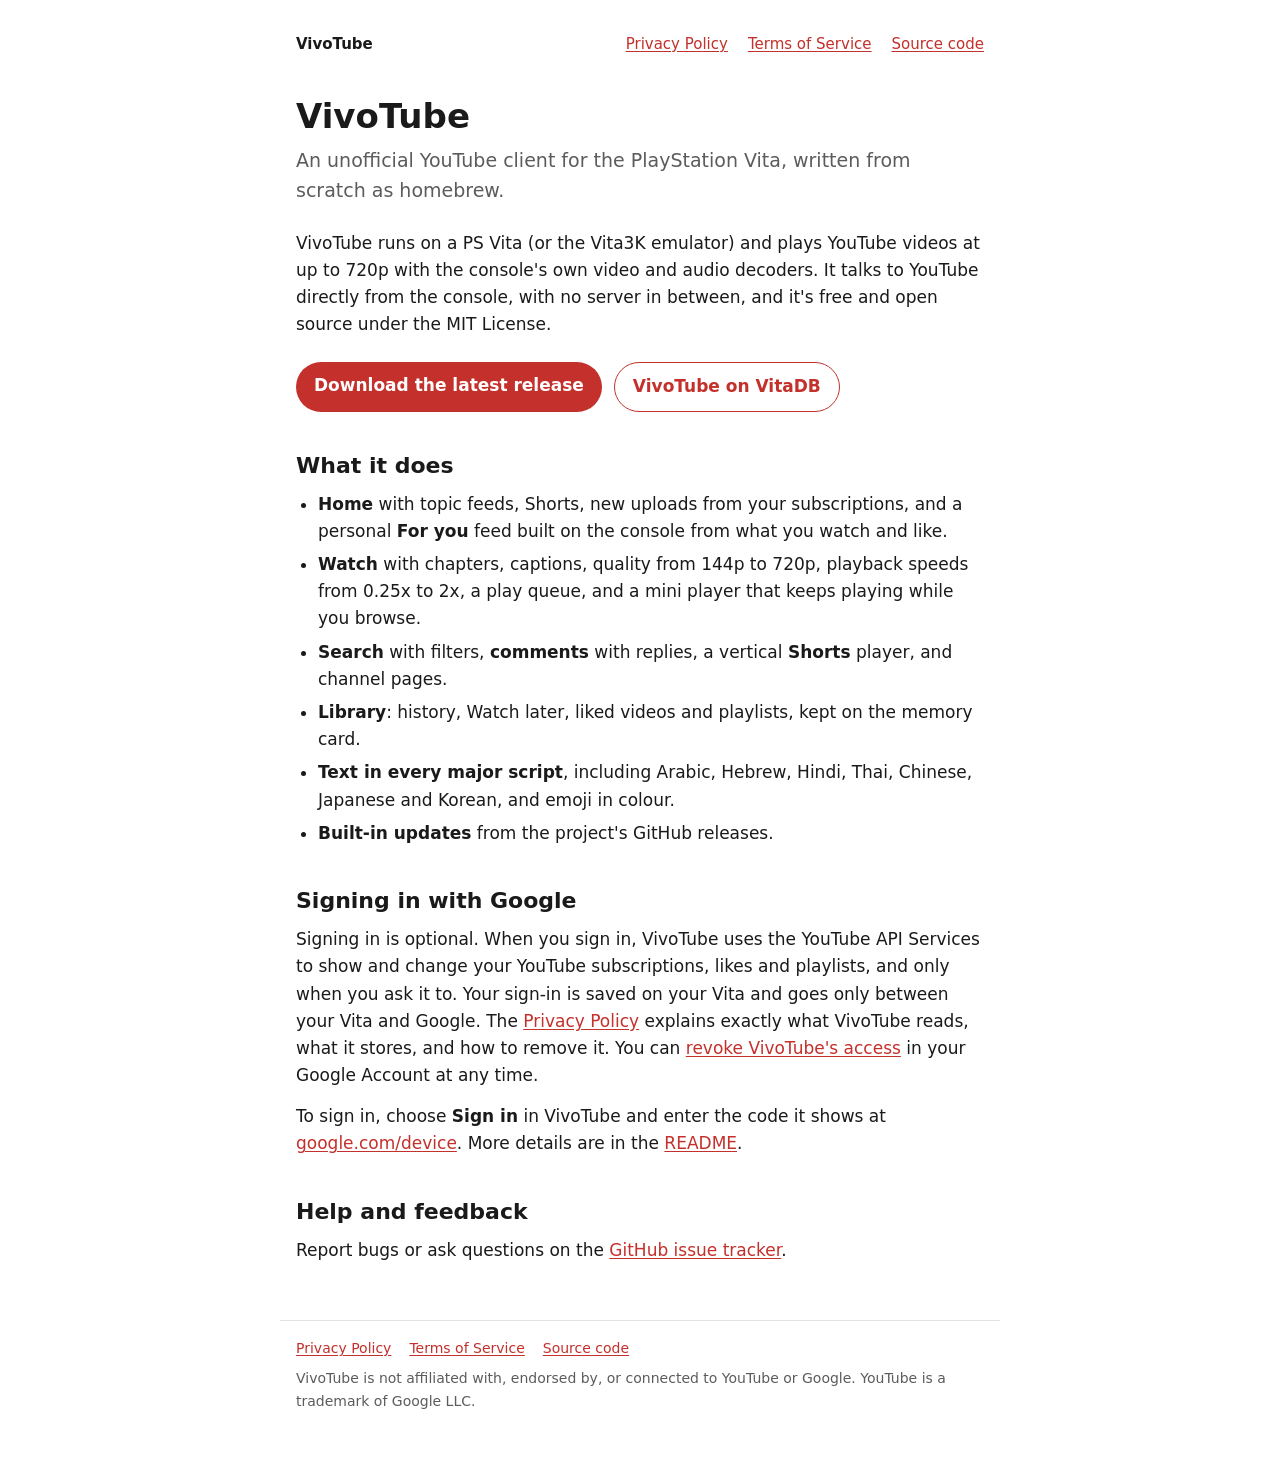
<file: docs/index.html>
<!doctype html>
<html lang="en">
<head>
<meta charset="utf-8">
<meta name="viewport" content="width=device-width, initial-scale=1">
<title>VivoTube</title>
<meta name="description" content="VivoTube is an unofficial, open-source YouTube client for the PlayStation Vita.">
<link rel="stylesheet" href="style.css">
</head>
<body>
<header>
  <nav>
    <a class="name" href="./">VivoTube</a>
    <a href="privacy.html">Privacy Policy</a>
    <a href="terms.html">Terms of Service</a>
    <a href="https://github.com/hamburger101/VivoTube">Source code</a>
  </nav>
</header>
<main>
  <h1>VivoTube</h1>
  <p class="lead">An unofficial YouTube client for the PlayStation Vita, written from scratch as homebrew.</p>

  <p>VivoTube runs on a PS Vita (or the Vita3K emulator) and plays YouTube videos at up to 720p with the
  console's own video and audio decoders. It talks to YouTube directly from the console, with no server
  in between, and it's free and open source under the MIT License.</p>

  <div class="buttons">
    <a class="button" href="https://github.com/hamburger101/VivoTube/releases/latest">Download the latest release</a>
    <a class="button secondary" href="https://www.rinnegatamante.eu/vitadb/#/info/1780">VivoTube on VitaDB</a>
  </div>

  <h2>What it does</h2>
  <ul>
    <li><strong>Home</strong> with topic feeds, Shorts, new uploads from your subscriptions, and a personal
      <strong>For you</strong> feed built on the console from what you watch and like.</li>
    <li><strong>Watch</strong> with chapters, captions, quality from 144p to 720p, playback speeds from 0.25x to 2x,
      a play queue, and a mini player that keeps playing while you browse.</li>
    <li><strong>Search</strong> with filters, <strong>comments</strong> with replies, a vertical
      <strong>Shorts</strong> player, and channel pages.</li>
    <li><strong>Library</strong>: history, Watch later, liked videos and playlists, kept on the memory card.</li>
    <li><strong>Text in every major script</strong>, including Arabic, Hebrew, Hindi, Thai, Chinese, Japanese and
      Korean, and emoji in colour.</li>
    <li><strong>Built-in updates</strong> from the project's GitHub releases.</li>
  </ul>

  <h2>Signing in with Google</h2>
  <p>Signing in is optional. When you sign in, VivoTube uses the YouTube API Services to show and change your
  YouTube subscriptions, likes and playlists, and only when you ask it to. Your sign-in is saved on your Vita and
  goes only between your Vita and Google. The <a href="privacy.html">Privacy Policy</a> explains exactly what
  VivoTube reads, what it stores, and how to remove it. You can
  <a href="https://security.google.com/settings/security/permissions">revoke VivoTube's access</a> in your Google
  Account at any time.</p>
  <p>To sign in, choose <strong>Sign in</strong> in VivoTube and enter the code it shows at
  <a href="https://www.google.com/device">google.com/device</a>. More details are in the
  <a href="https://github.com/hamburger101/VivoTube#signing-in-with-google">README</a>.</p>

  <h2>Help and feedback</h2>
  <p>Report bugs or ask questions on the
  <a href="https://github.com/hamburger101/VivoTube/issues">GitHub issue tracker</a>.</p>
</main>
<footer>
  <nav>
    <a href="privacy.html">Privacy Policy</a>
    <a href="terms.html">Terms of Service</a>
    <a href="https://github.com/hamburger101/VivoTube">Source code</a>
  </nav>
  <p>VivoTube is not affiliated with, endorsed by, or connected to YouTube or Google. YouTube is a trademark of
  Google LLC.</p>
</footer>
</body>
</html>
</file>
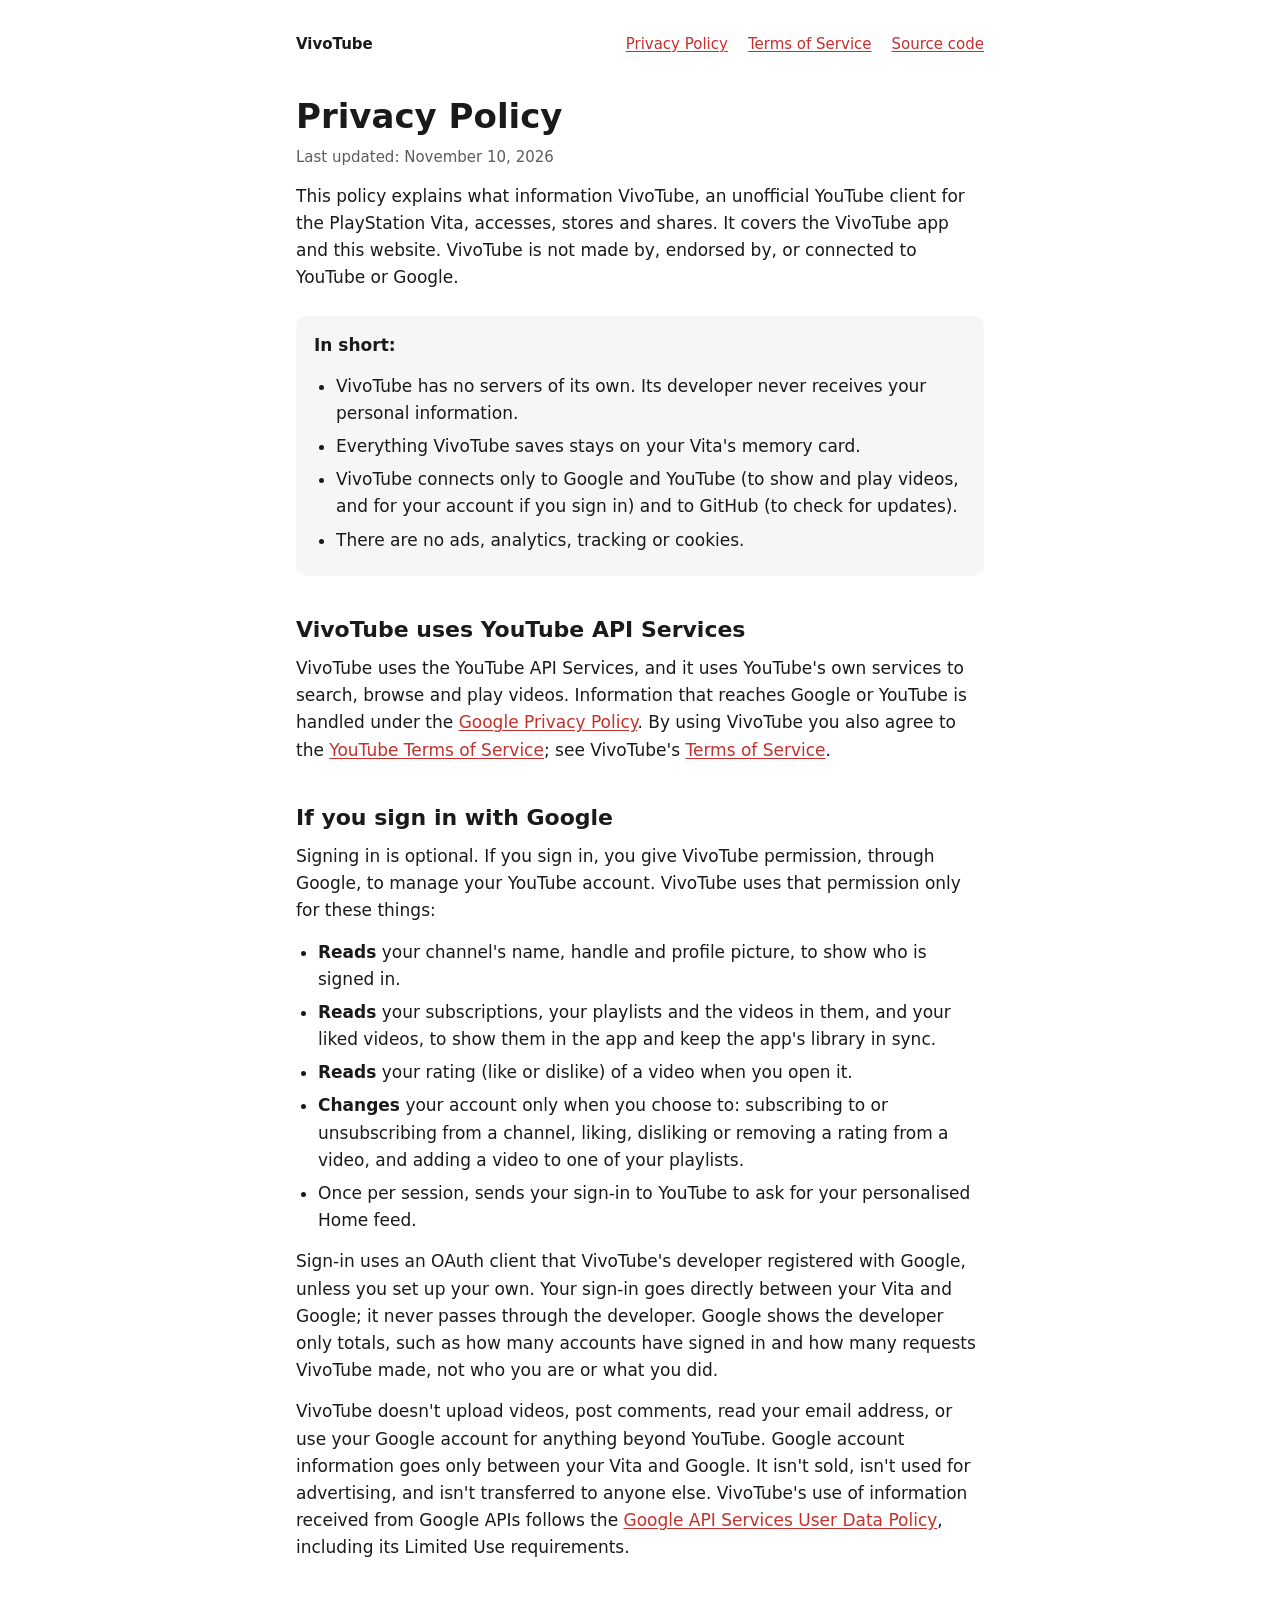
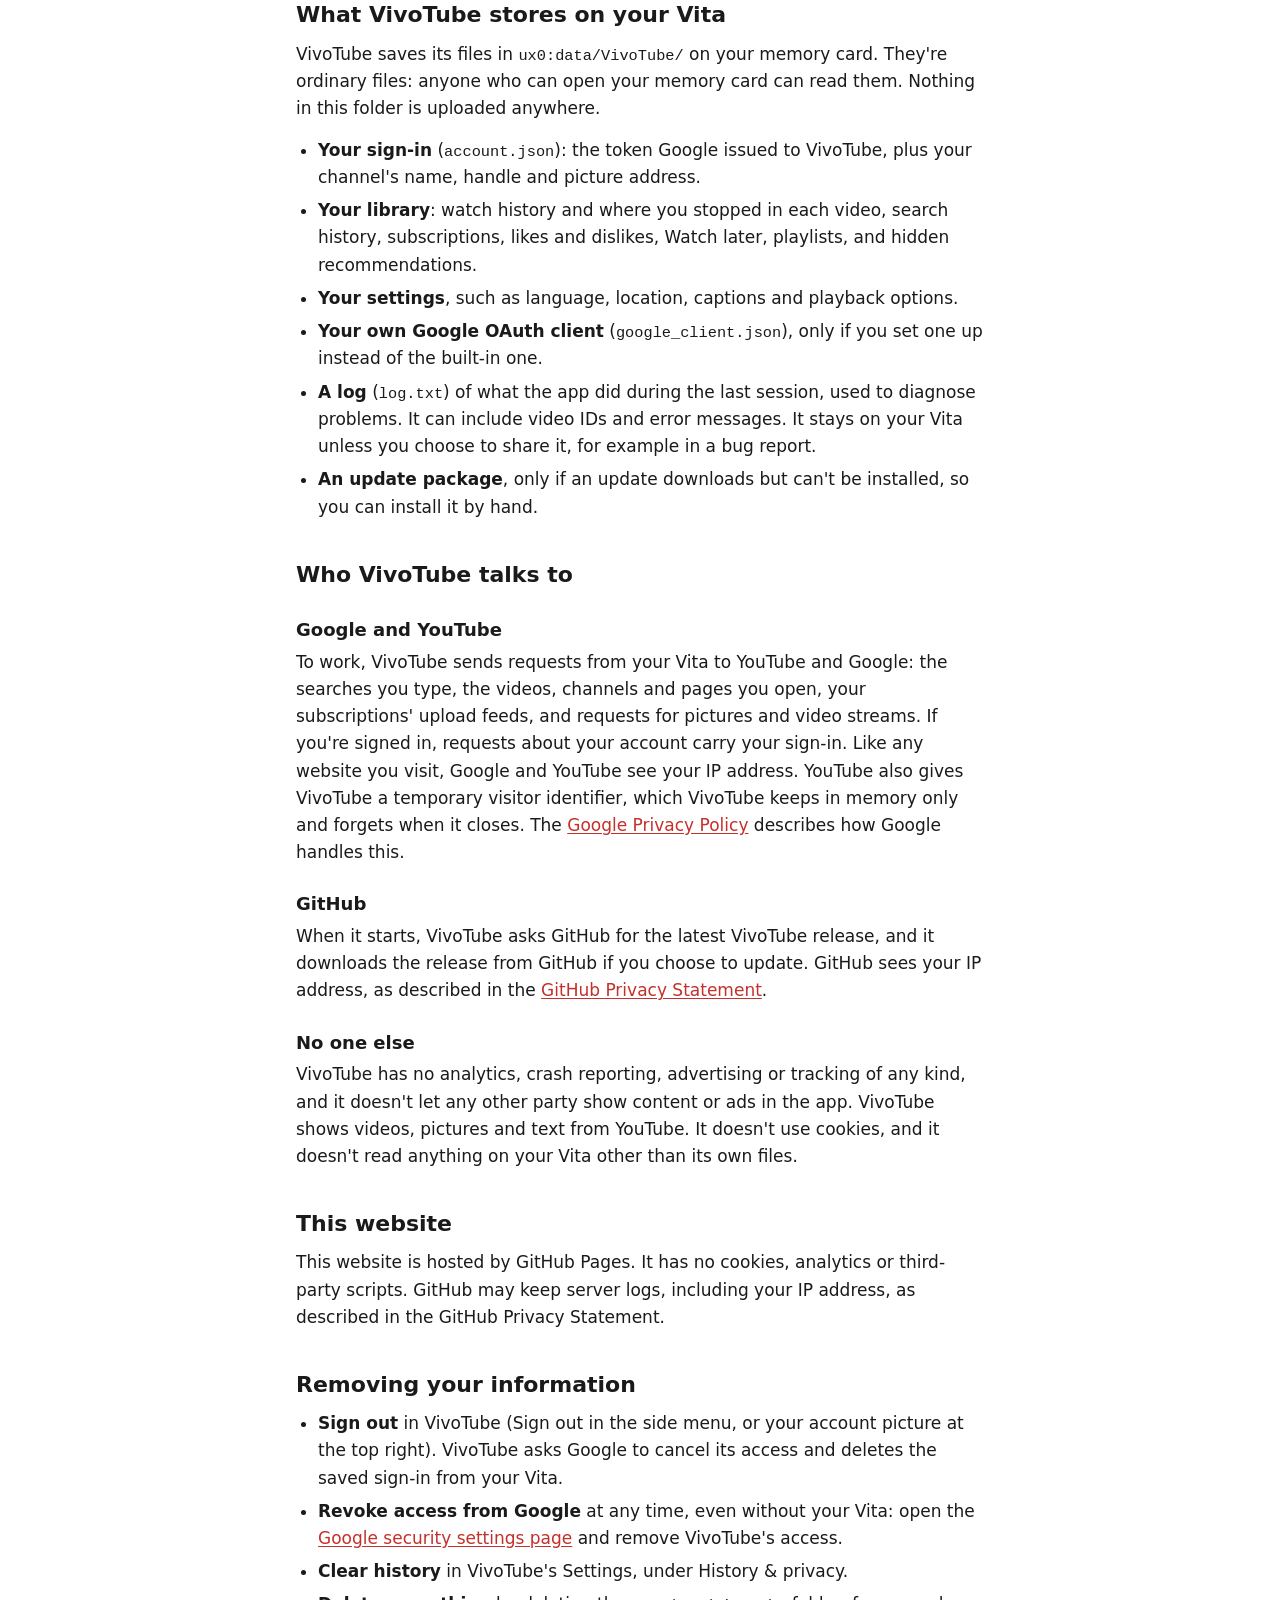
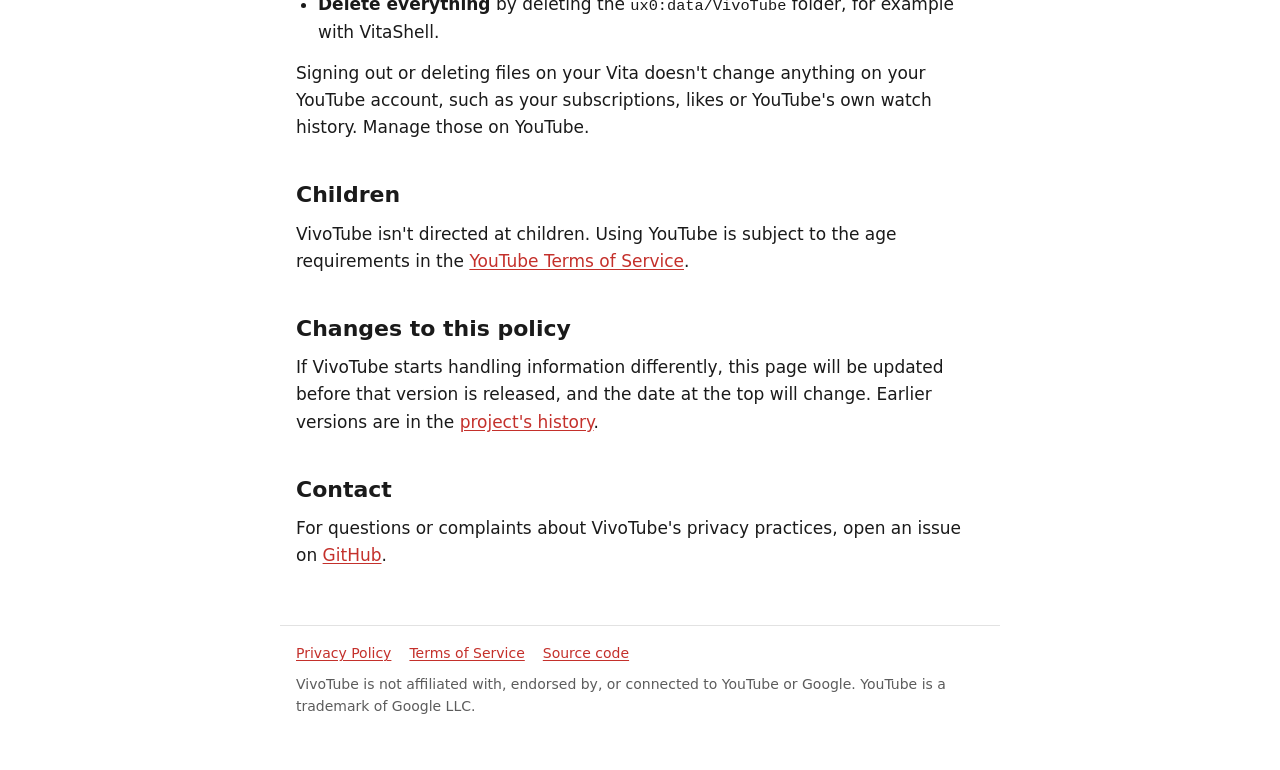
<file: docs/privacy.html>
<!doctype html>
<html lang="en">
<head>
<meta charset="utf-8">
<meta name="viewport" content="width=device-width, initial-scale=1">
<title>VivoTube Privacy Policy</title>
<meta name="description" content="How VivoTube handles your information.">
<link rel="stylesheet" href="style.css">
</head>
<body>
<header>
  <nav>
    <a class="name" href="./">VivoTube</a>
    <a href="privacy.html">Privacy Policy</a>
    <a href="terms.html">Terms of Service</a>
    <a href="https://github.com/hamburger101/VivoTube">Source code</a>
  </nav>
</header>
<main>
  <h1>Privacy Policy</h1>
  <p class="updated">Last updated: November 10, 2026</p>

  <p>This policy explains what information VivoTube, an unofficial YouTube client for the PlayStation Vita,
  accesses, stores and shares. It covers the VivoTube app and this website. VivoTube is not made by, endorsed
  by, or connected to YouTube or Google.</p>

  <div class="summary">
    <p><strong>In short:</strong></p>
    <ul>
      <li>VivoTube has no servers of its own. Its developer never receives your personal information.</li>
      <li>Everything VivoTube saves stays on your Vita's memory card.</li>
      <li>VivoTube connects only to Google and YouTube (to show and play videos, and for your account if you sign
        in) and to GitHub (to check for updates).</li>
      <li>There are no ads, analytics, tracking or cookies.</li>
    </ul>
  </div>

  <h2>VivoTube uses YouTube API Services</h2>
  <p>VivoTube uses the YouTube API Services, and it uses YouTube's own services to search, browse and play videos.
  Information that reaches Google or YouTube is handled under the
  <a href="http://www.google.com/policies/privacy">Google Privacy Policy</a>. By using VivoTube you also agree to
  the <a href="https://www.youtube.com/t/terms">YouTube Terms of Service</a>; see VivoTube's
  <a href="terms.html">Terms of Service</a>.</p>

  <h2>If you sign in with Google</h2>
  <p>Signing in is optional. If you sign in, you give VivoTube permission, through Google, to manage your YouTube
  account. VivoTube uses that permission only for these things:</p>
  <ul>
    <li><strong>Reads</strong> your channel's name, handle and profile picture, to show who is signed in.</li>
    <li><strong>Reads</strong> your subscriptions, your playlists and the videos in them, and your liked videos,
      to show them in the app and keep the app's library in sync.</li>
    <li><strong>Reads</strong> your rating (like or dislike) of a video when you open it.</li>
    <li><strong>Changes</strong> your account only when you choose to: subscribing to or unsubscribing from a
      channel, liking, disliking or removing a rating from a video, and adding a video to one of your playlists.</li>
    <li>Once per session, sends your sign-in to YouTube to ask for your personalised Home feed.</li>
  </ul>
  <p>Sign-in uses an OAuth client that VivoTube's developer registered with Google, unless you set up your own. Your
  sign-in goes directly between your Vita and Google; it never passes through the developer. Google shows the
  developer only totals, such as how many accounts have signed in and how many requests VivoTube made, not who you
  are or what you did.</p>
  <p>VivoTube doesn't upload videos, post comments, read your email address, or use your Google account for
  anything beyond YouTube. Google account information goes only between your Vita and Google. It isn't sold,
  isn't used for advertising, and isn't transferred to anyone else. VivoTube's use of information received from
  Google APIs follows the
  <a href="https://developers.google.com/terms/api-services-user-data-policy">Google API Services User Data
  Policy</a>, including its Limited Use requirements.</p>

  <h2>What VivoTube stores on your Vita</h2>
  <p>VivoTube saves its files in <code>ux0:data/VivoTube/</code> on your memory card. They're ordinary files:
  anyone who can open your memory card can read them. Nothing in this folder is uploaded anywhere.</p>
  <ul>
    <li><strong>Your sign-in</strong> (<code>account.json</code>): the token Google issued to VivoTube, plus your
      channel's name, handle and picture address.</li>
    <li><strong>Your library</strong>: watch history and where you stopped in each video, search history,
      subscriptions, likes and dislikes, Watch later, playlists, and hidden recommendations.</li>
    <li><strong>Your settings</strong>, such as language, location, captions and playback options.</li>
    <li><strong>Your own Google OAuth client</strong> (<code>google_client.json</code>), only if you set one up
      instead of the built-in one.</li>
    <li><strong>A log</strong> (<code>log.txt</code>) of what the app did during the last session, used to
      diagnose problems. It can include video IDs and error messages. It stays on your Vita unless you choose to
      share it, for example in a bug report.</li>
    <li><strong>An update package</strong>, only if an update downloads but can't be installed, so you can install
      it by hand.</li>
  </ul>

  <h2>Who VivoTube talks to</h2>
  <h3>Google and YouTube</h3>
  <p>To work, VivoTube sends requests from your Vita to YouTube and Google: the searches you type, the videos,
  channels and pages you open, your subscriptions' upload feeds, and requests for pictures and video streams. If
  you're signed in, requests about your account carry your sign-in. Like any website you visit, Google and YouTube
  see your IP address. YouTube also gives VivoTube a temporary visitor identifier, which VivoTube keeps in memory
  only and forgets when it closes. The <a href="http://www.google.com/policies/privacy">Google Privacy Policy</a>
  describes how Google handles this.</p>
  <h3>GitHub</h3>
  <p>When it starts, VivoTube asks GitHub for the latest VivoTube release, and it downloads the release from GitHub
  if you choose to update. GitHub sees your IP address, as described in the
  <a href="https://docs.github.com/en/site-policy/privacy-policies/github-general-privacy-statement">GitHub
  Privacy Statement</a>.</p>
  <h3>No one else</h3>
  <p>VivoTube has no analytics, crash reporting, advertising or tracking of any kind, and it doesn't let any other
  party show content or ads in the app. VivoTube shows videos, pictures and text from YouTube. It doesn't use
  cookies, and it doesn't read anything on your Vita other than its own files.</p>

  <h2>This website</h2>
  <p>This website is hosted by GitHub Pages. It has no cookies, analytics or third-party scripts. GitHub may keep
  server logs, including your IP address, as described in the GitHub Privacy Statement.</p>

  <h2>Removing your information</h2>
  <ul>
    <li><strong>Sign out</strong> in VivoTube (Sign out in the side menu, or your account picture at the top right). VivoTube asks
      Google to cancel its access and deletes the saved sign-in from your Vita.</li>
    <li><strong>Revoke access from Google</strong> at any time, even without your Vita: open the
      <a href="https://security.google.com/settings/security/permissions">Google security settings page</a> and
      remove VivoTube's access.</li>
    <li><strong>Clear history</strong> in VivoTube's Settings, under History &amp; privacy.</li>
    <li><strong>Delete everything</strong> by deleting the <code>ux0:data/VivoTube</code> folder, for example with
      VitaShell.</li>
  </ul>
  <p>Signing out or deleting files on your Vita doesn't change anything on your YouTube account, such as your
  subscriptions, likes or YouTube's own watch history. Manage those on YouTube.</p>

  <h2>Children</h2>
  <p>VivoTube isn't directed at children. Using YouTube is subject to the age requirements in the
  <a href="https://www.youtube.com/t/terms">YouTube Terms of Service</a>.</p>

  <h2>Changes to this policy</h2>
  <p>If VivoTube starts handling information differently, this page will be updated before that version is
  released, and the date at the top will change. Earlier versions are in the
  <a href="https://github.com/hamburger101/VivoTube/commits/main/docs/privacy.html">project's history</a>.</p>

  <h2>Contact</h2>
  <p>For questions or complaints about VivoTube's privacy practices, open an issue on
  <a href="https://github.com/hamburger101/VivoTube/issues">GitHub</a>.</p>
</main>
<footer>
  <nav>
    <a href="privacy.html">Privacy Policy</a>
    <a href="terms.html">Terms of Service</a>
    <a href="https://github.com/hamburger101/VivoTube">Source code</a>
  </nav>
  <p>VivoTube is not affiliated with, endorsed by, or connected to YouTube or Google. YouTube is a trademark of
  Google LLC.</p>
</footer>
</body>
</html>
</file>
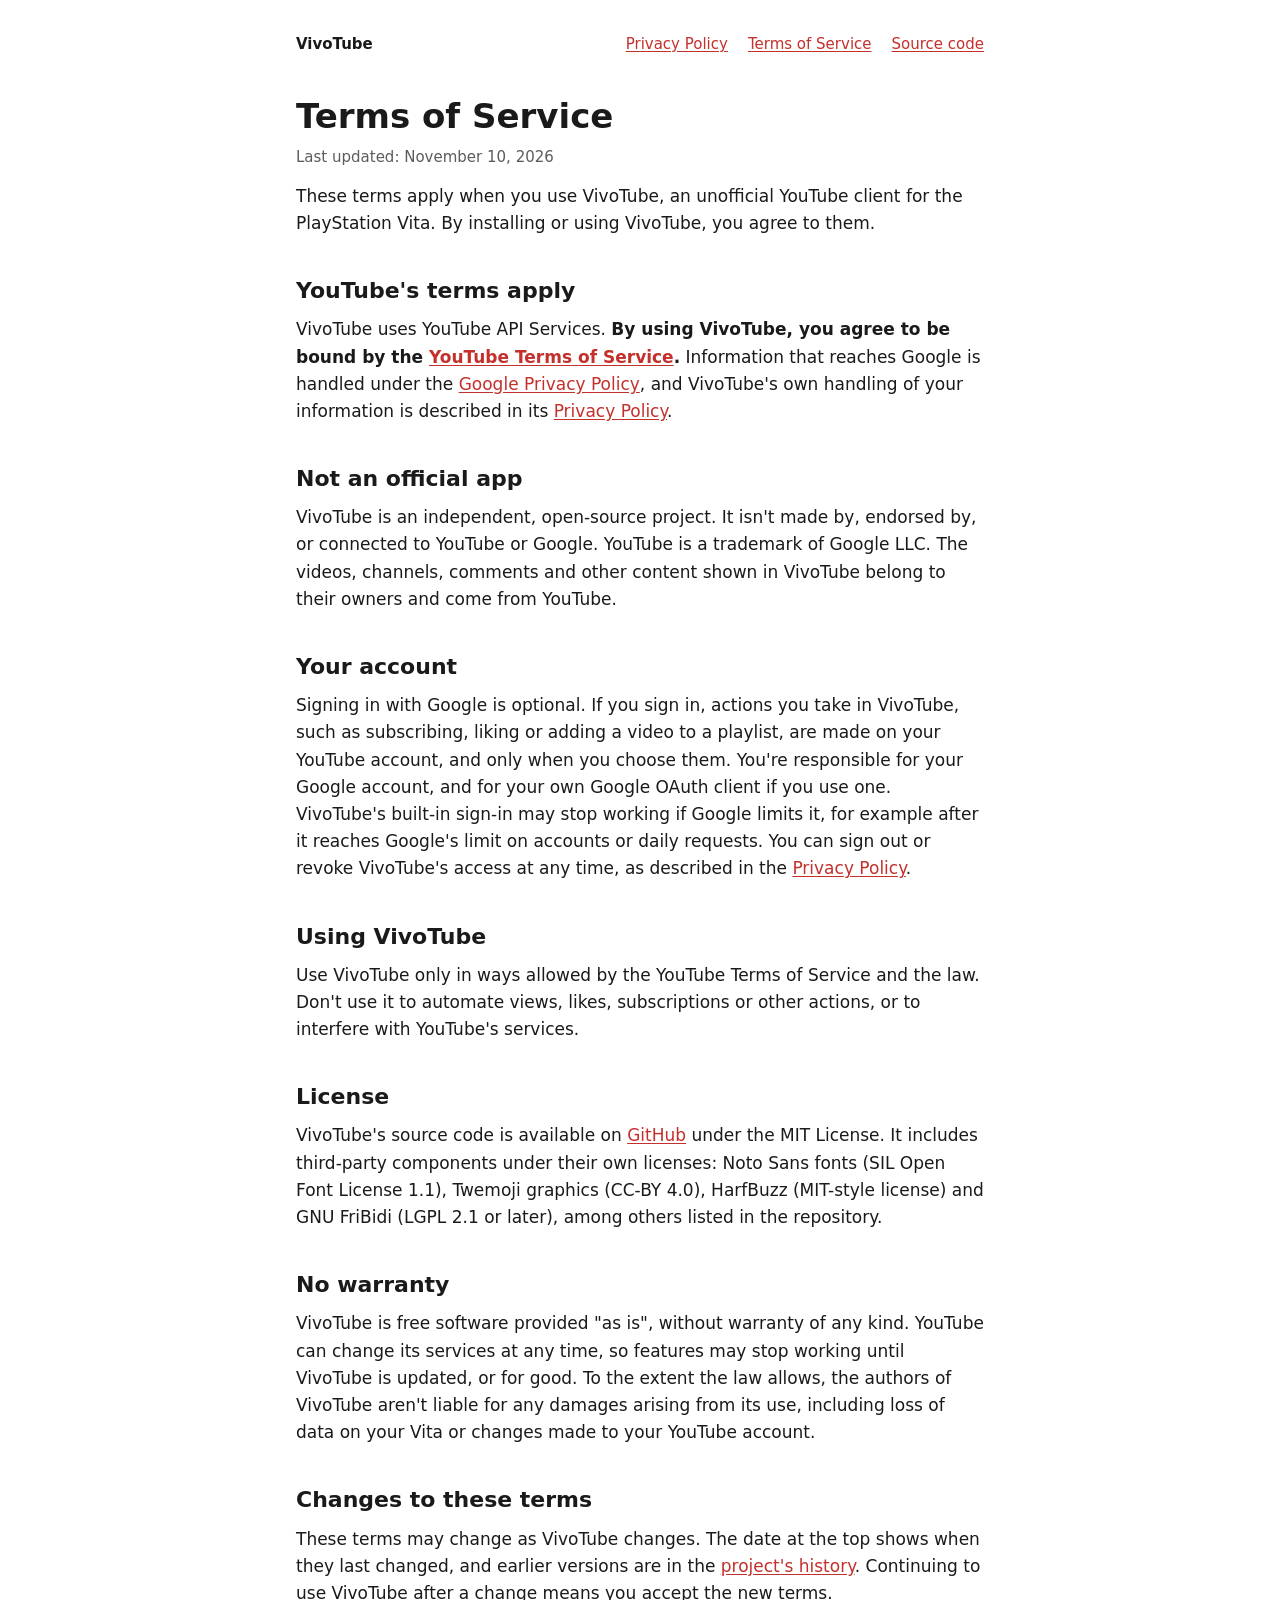
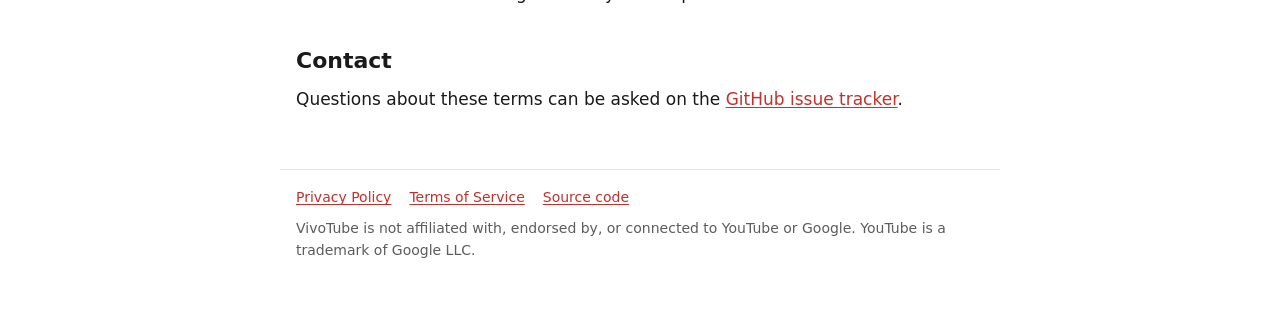
<file: docs/terms.html>
<!doctype html>
<html lang="en">
<head>
<meta charset="utf-8">
<meta name="viewport" content="width=device-width, initial-scale=1">
<title>VivoTube Terms of Service</title>
<meta name="description" content="The terms for using VivoTube.">
<link rel="stylesheet" href="style.css">
</head>
<body>
<header>
  <nav>
    <a class="name" href="./">VivoTube</a>
    <a href="privacy.html">Privacy Policy</a>
    <a href="terms.html">Terms of Service</a>
    <a href="https://github.com/hamburger101/VivoTube">Source code</a>
  </nav>
</header>
<main>
  <h1>Terms of Service</h1>
  <p class="updated">Last updated: November 10, 2026</p>

  <p>These terms apply when you use VivoTube, an unofficial YouTube client for the PlayStation Vita. By installing
  or using VivoTube, you agree to them.</p>

  <h2>YouTube's terms apply</h2>
  <p>VivoTube uses YouTube API Services. <strong>By using VivoTube, you agree to be bound by the
  <a href="https://www.youtube.com/t/terms">YouTube Terms of Service</a>.</strong> Information that reaches
  Google is handled under the <a href="http://www.google.com/policies/privacy">Google Privacy Policy</a>, and
  VivoTube's own handling of your information is described in its <a href="privacy.html">Privacy Policy</a>.</p>

  <h2>Not an official app</h2>
  <p>VivoTube is an independent, open-source project. It isn't made by, endorsed by, or connected to YouTube or
  Google. YouTube is a trademark of Google LLC. The videos, channels, comments and other content shown in VivoTube
  belong to their owners and come from YouTube.</p>

  <h2>Your account</h2>
  <p>Signing in with Google is optional. If you sign in, actions you take in VivoTube, such as subscribing, liking
  or adding a video to a playlist, are made on your YouTube account, and only when you choose them. You're
  responsible for your Google account, and for your own Google OAuth client if you use one. VivoTube's built-in
  sign-in may stop working if Google limits it, for example after it reaches Google's limit on accounts or
  daily requests. You can sign out or
  revoke VivoTube's access at any time, as described in the <a href="privacy.html">Privacy Policy</a>.</p>

  <h2>Using VivoTube</h2>
  <p>Use VivoTube only in ways allowed by the YouTube Terms of Service and the law. Don't use it to automate views,
  likes, subscriptions or other actions, or to interfere with YouTube's services.</p>

  <h2>License</h2>
  <p>VivoTube's source code is available on <a href="https://github.com/hamburger101/VivoTube">GitHub</a> under
  the MIT License. It includes third-party components under their own licenses: Noto Sans fonts (SIL Open Font
  License 1.1), Twemoji graphics (CC-BY 4.0), HarfBuzz (MIT-style license) and GNU FriBidi (LGPL 2.1 or later),
  among others listed in the repository.</p>

  <h2>No warranty</h2>
  <p>VivoTube is free software provided "as is", without warranty of any kind. YouTube can change its services at
  any time, so features may stop working until VivoTube is updated, or for good. To the extent the law allows, the
  authors of VivoTube aren't liable for any damages arising from its use, including loss of data on your Vita or
  changes made to your YouTube account.</p>

  <h2>Changes to these terms</h2>
  <p>These terms may change as VivoTube changes. The date at the top shows when they last changed, and earlier
  versions are in the
  <a href="https://github.com/hamburger101/VivoTube/commits/main/docs/terms.html">project's history</a>.
  Continuing to use VivoTube after a change means you accept the new terms.</p>

  <h2>Contact</h2>
  <p>Questions about these terms can be asked on the
  <a href="https://github.com/hamburger101/VivoTube/issues">GitHub issue tracker</a>.</p>
</main>
<footer>
  <nav>
    <a href="privacy.html">Privacy Policy</a>
    <a href="terms.html">Terms of Service</a>
    <a href="https://github.com/hamburger101/VivoTube">Source code</a>
  </nav>
  <p>VivoTube is not affiliated with, endorsed by, or connected to YouTube or Google. YouTube is a trademark of
  Google LLC.</p>
</footer>
</body>
</html>
</file>
<file: docs/style.css>
:root {
  --bg: #ffffff;
  --fg: #1a1a1a;
  --muted: #5c5c5c;
  --rule: #e2e2e2;
  --link: #c4302b;
  --panel: #f6f6f6;
  color-scheme: light dark;
}
@media (prefers-color-scheme: dark) {
  :root {
    --bg: #121212;
    --fg: #ececec;
    --muted: #a8a8a8;
    --rule: #2c2c2c;
    --link: #ff6b62;
    --panel: #1c1c1c;
  }
}
* { box-sizing: border-box; }
html { -webkit-text-size-adjust: 100%; }
body {
  margin: 0;
  background: var(--bg);
  color: var(--fg);
  font: 17px/1.6 system-ui, -apple-system, "Segoe UI", Roboto, "Helvetica Neue", Arial, sans-serif;
}
main, header, footer { max-width: 720px; margin: 0 auto; padding: 0 16px; }
header { padding-top: 32px; }
header nav { display: flex; flex-wrap: wrap; gap: 4px 20px; font-size: 15px; }
header .name { font-weight: 700; color: var(--fg); text-decoration: none; margin-right: auto; }
h1 { font-size: 34px; line-height: 1.2; margin: 40px 0 8px; }
h2 { font-size: 22px; margin: 36px 0 8px; }
h3 { font-size: 18px; margin: 24px 0 4px; }
p, ul { margin: 0 0 14px; }
ul { padding-left: 22px; }
li { margin-bottom: 6px; }
a { color: var(--link); text-underline-offset: 2px; }
.lead { font-size: 19px; color: var(--muted); margin-bottom: 24px; }
.updated { color: var(--muted); font-size: 15px; }
.summary { background: var(--panel); border-radius: 10px; padding: 16px 18px; margin: 24px 0; }
.summary p:last-child, .summary ul:last-child { margin-bottom: 0; }
.buttons { display: flex; flex-wrap: wrap; gap: 12px; margin: 24px 0 8px; }
.button {
  display: inline-block; padding: 10px 18px; border-radius: 999px;
  background: var(--link); color: #fff; font-weight: 600; text-decoration: none;
}
.button.secondary { background: transparent; color: var(--link); border: 1.5px solid var(--link); }
code { font-family: ui-monospace, Consolas, monospace; font-size: 0.9em; overflow-wrap: anywhere; }
footer {
  margin-top: 56px; padding-top: 16px; padding-bottom: 40px;
  border-top: 1px solid var(--rule); color: var(--muted); font-size: 14px;
}
footer nav { display: flex; flex-wrap: wrap; gap: 4px 18px; margin-bottom: 8px; }
</file>
